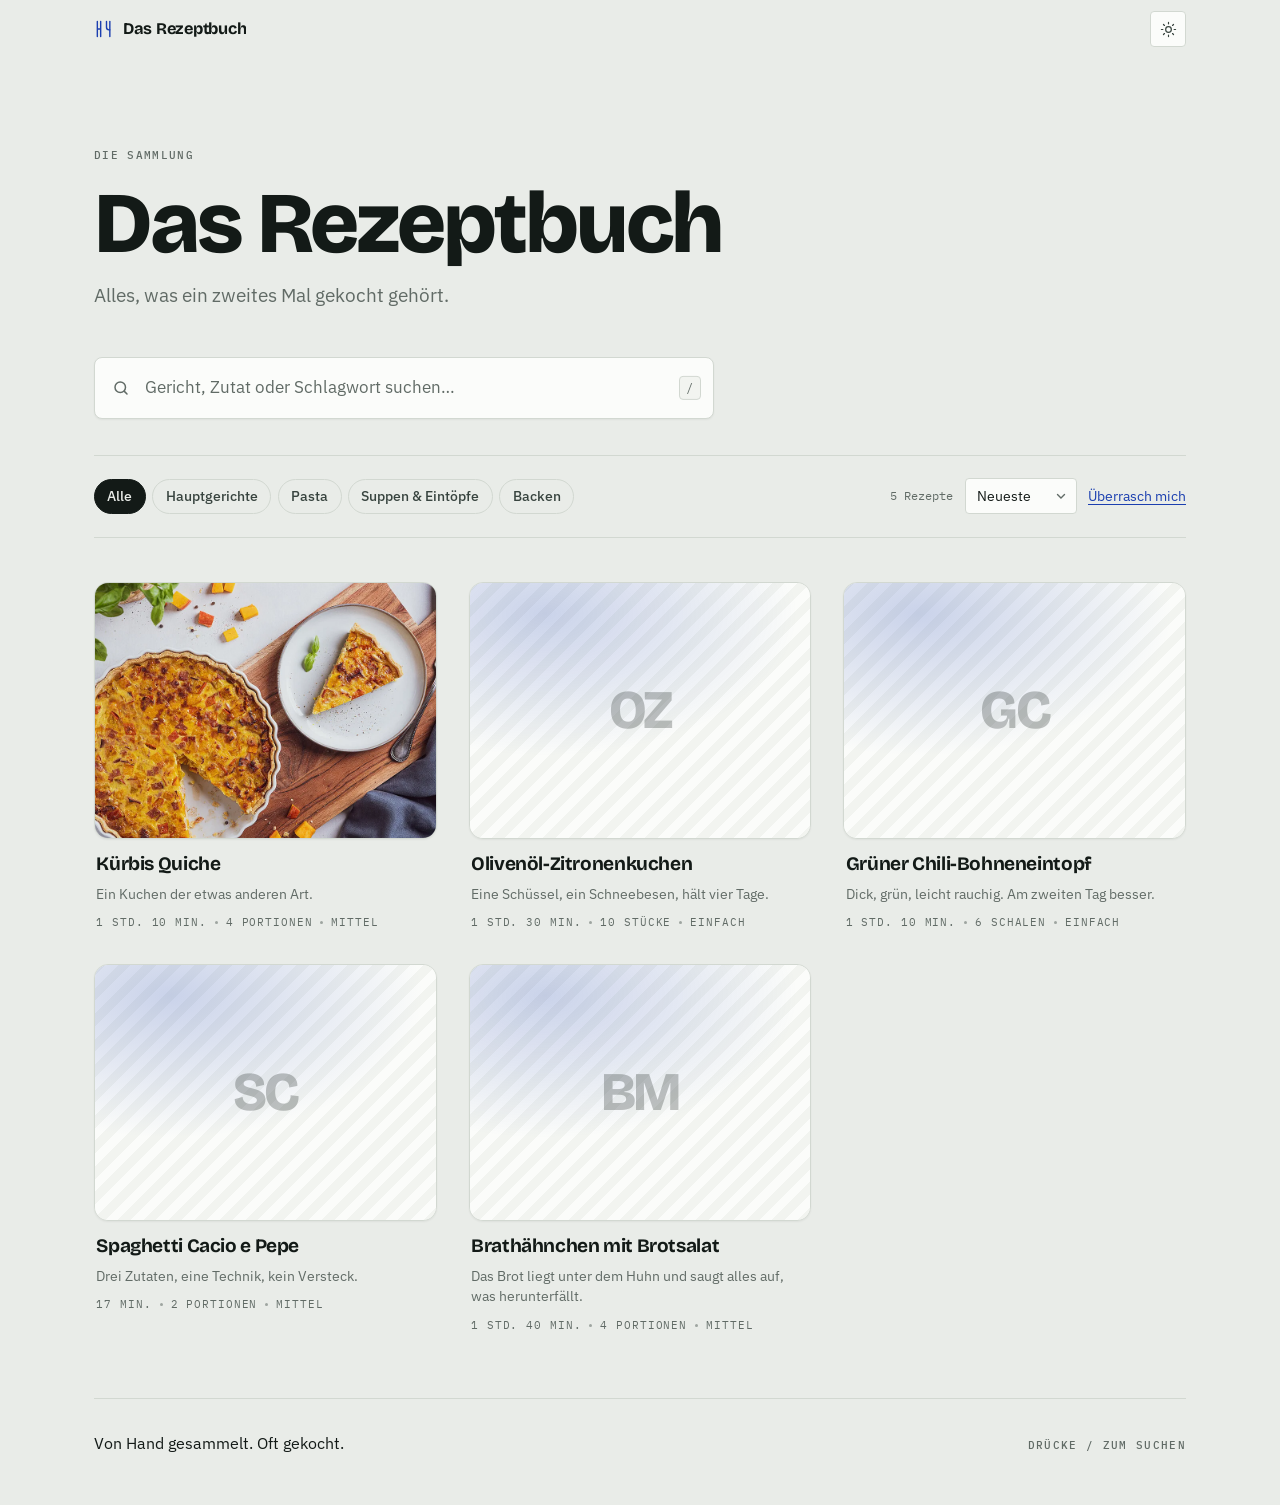
<file: index.html>
<!DOCTYPE html>
<html lang="de">
<head>
<meta charset="utf-8">
<meta name="viewport" content="width=device-width, initial-scale=1, viewport-fit=cover">
<meta name="theme-color" content="#e9ece8">
<meta name="description" content="Eine persönliche Rezeptsammlung.">
<title>Rezepte</title>

<link rel="icon" href="data:image/svg+xml,%3Csvg xmlns='http://www.w3.org/2000/svg' viewBox='0 0 24 24'%3E%3Crect width='24' height='24' rx='5' fill='%231b3fb0'/%3E%3Cg fill='none' stroke='white' stroke-width='1.8' stroke-linecap='round'%3E%3Cpath d='M7 5v14M7 12h3M10 5v14'/%3E%3Cpath d='M15.5 5v6a2.5 2.5 0 0 0 2.5 2.5'/%3E%3Cpath d='M18 5v14'/%3E%3C/g%3E%3C/svg%3E">
<link rel="preconnect" href="https://fonts.googleapis.com">
<link rel="preconnect" href="https://fonts.gstatic.com" crossorigin>
<link href="https://fonts.googleapis.com/css2?family=Bricolage+Grotesque:opsz,wght@12..96,400;12..96,700;12..96,800&family=IBM+Plex+Mono:wght@400;500&family=IBM+Plex+Sans:wght@400;500;600&display=swap" rel="stylesheet">
<link rel="stylesheet" href="assets/style.css">

<script src="config.js"></script>
<script src="recipes/list.js"></script>
<script src="assets/app.js"></script>
<script src="assets/overview.js"></script>
</head>

<body>

<header class="topbar">
  <div class="topbar__inner">
    <a class="brand" href="index.html">
      <svg class="brand__mark" viewBox="0 0 24 24" fill="none" stroke="currentColor" stroke-width="1.7" stroke-linecap="round" aria-hidden="true">
        <path d="M4 3v18M4 12h4M8 3v18"/><path d="M15 3v7a3 3 0 0 0 3 3h1"/><path d="M19 3v18"/>
      </svg>
      <span class="brand__text" data-site-title>Rezepte</span>
    </a>
    <div class="topbar__spacer"></div>
    <button type="button" class="iconbtn theme-toggle" aria-label="Hell / dunkel umschalten">
      <svg class="icon-sun" viewBox="0 0 24 24" fill="none" stroke="currentColor" stroke-width="1.7" stroke-linecap="round" aria-hidden="true">
        <circle cx="12" cy="12" r="4"/><path d="M12 2v2M12 20v2M4.9 4.9l1.4 1.4M17.7 17.7l1.4 1.4M2 12h2M20 12h2M4.9 19.1l1.4-1.4M17.7 6.3l1.4-1.4"/>
      </svg>
      <svg class="icon-moon" viewBox="0 0 24 24" fill="none" stroke="currentColor" stroke-width="1.7" stroke-linecap="round" aria-hidden="true">
        <path d="M20 14.5A8.5 8.5 0 0 1 9.5 4a8.5 8.5 0 1 0 10.5 10.5z"/>
      </svg>
    </button>
  </div>
</header>

<main>
  <div class="wrap">

    <div class="masthead">
      <span class="masthead__eyebrow tag-label">Die Sammlung</span>
      <h1 class="masthead__title" data-site-title>Rezepte</h1>
      <p class="masthead__tagline" data-site-tagline></p>

      <div class="search">
        <svg class="search__icon" viewBox="0 0 24 24" fill="none" stroke="currentColor" stroke-width="2" stroke-linecap="round" aria-hidden="true">
          <circle cx="11" cy="11" r="7"/><path d="M20 20l-3.5-3.5"/>
        </svg>
        <label class="sr-only" for="search">Rezepte durchsuchen</label>
        <input id="search" class="search__field" type="search" placeholder="Gericht, Zutat oder Schlagwort suchen…" autocomplete="off" spellcheck="false">
        <kbd class="search__key">/</kbd>
      </div>
    </div>

    <div class="toolbar">
      <div class="chips" id="chips" role="group" aria-label="Nach Kategorie filtern"></div>
      <div class="toolbar__right">
        <span class="count" id="count" role="status" aria-live="polite"></span>
        <label class="sr-only" for="sort">Rezepte sortieren</label>
        <select class="select" id="sort">
          <option value="newest">Neueste</option>
          <option value="az">A–Z</option>
          <option value="quickest">Schnellste</option>
          <option value="favorites">Favoriten</option>
        </select>
        <button type="button" class="linkbtn" data-random>Überrasch mich</button>
      </div>
    </div>

    <div class="grid" id="grid"></div>

    <footer class="footer">
      <p data-site-footer></p>
      <p class="tag-label">Drücke / zum Suchen</p>
    </footer>

  </div>
</main>

</body>
</html>
</file>
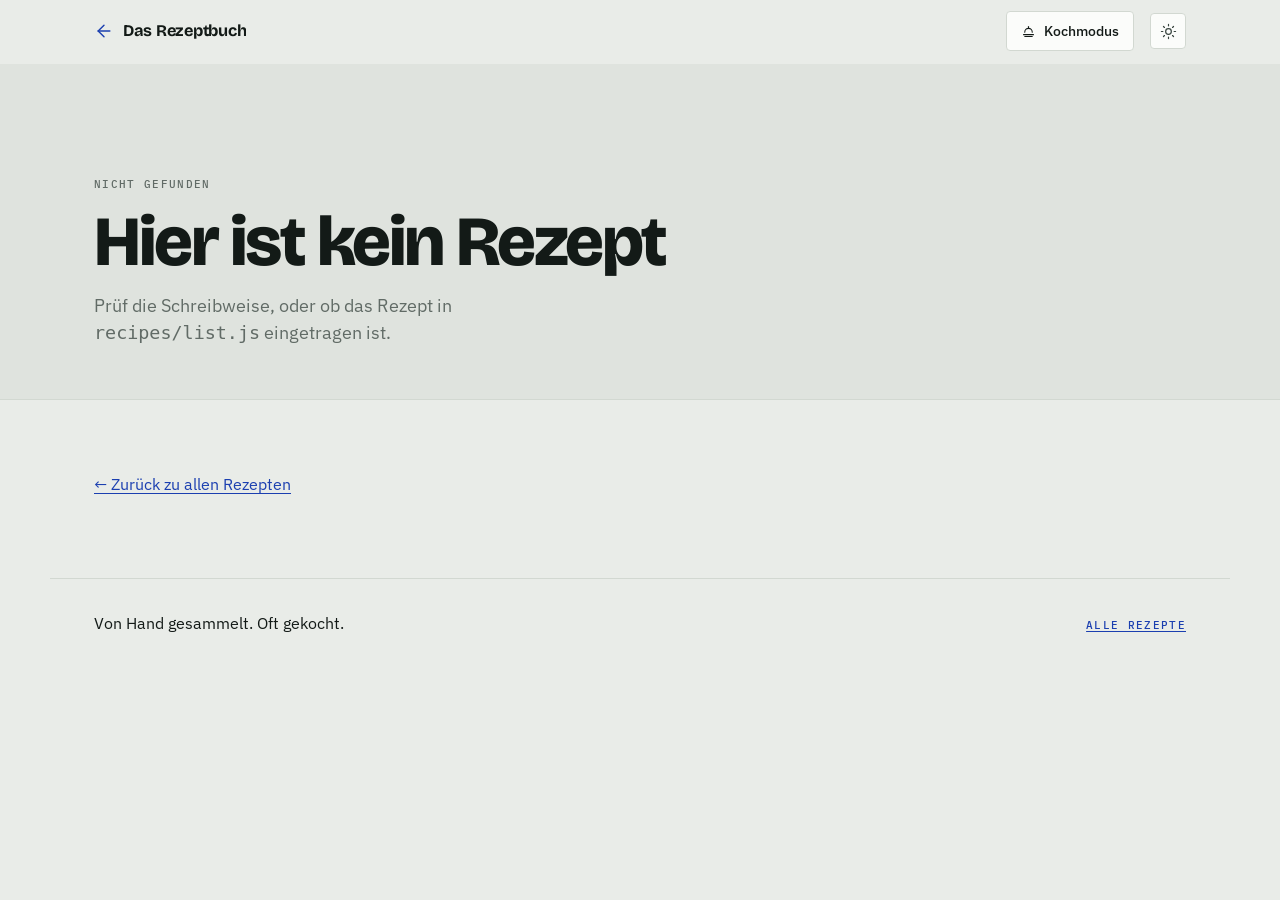
<file: recipe.html>
<!DOCTYPE html>
<html lang="de">
<head>
<meta charset="utf-8">
<meta name="viewport" content="width=device-width, initial-scale=1, viewport-fit=cover">
<meta name="theme-color" content="#e9ece8">
<title>Rezept</title>

<link rel="icon" href="data:image/svg+xml,%3Csvg xmlns='http://www.w3.org/2000/svg' viewBox='0 0 24 24'%3E%3Crect width='24' height='24' rx='5' fill='%231b3fb0'/%3E%3Cg fill='none' stroke='white' stroke-width='1.8' stroke-linecap='round'%3E%3Cpath d='M7 5v14M7 12h3M10 5v14'/%3E%3Cpath d='M15.5 5v6a2.5 2.5 0 0 0 2.5 2.5'/%3E%3Cpath d='M18 5v14'/%3E%3C/g%3E%3C/svg%3E">
<link rel="preconnect" href="https://fonts.googleapis.com">
<link rel="preconnect" href="https://fonts.gstatic.com" crossorigin>
<link href="https://fonts.googleapis.com/css2?family=Bricolage+Grotesque:opsz,wght@12..96,400;12..96,700;12..96,800&family=IBM+Plex+Mono:wght@400;500&family=IBM+Plex+Sans:wght@400;500;600&display=swap" rel="stylesheet">
<link rel="stylesheet" href="assets/style.css">

<script src="config.js"></script>
<script src="recipes/list.js"></script>
<script src="assets/app.js"></script>
<script src="assets/recipe.js"></script>
</head>

<body>

<header class="topbar">
  <div class="topbar__inner">
    <a class="brand" href="index.html">
      <svg class="brand__mark" viewBox="0 0 24 24" fill="none" stroke="currentColor" stroke-width="1.7" stroke-linecap="round" aria-hidden="true">
        <path d="M12 19l-7-7 7-7"/><path d="M19 12H5"/>
      </svg>
      <span class="brand__text" data-site-title>Rezepte</span>
    </a>
    <div class="topbar__spacer"></div>

    <button type="button" class="cookbtn" id="cookBtn" aria-pressed="false">
      <svg viewBox="0 0 24 24" fill="none" stroke="currentColor" stroke-width="1.7" stroke-linecap="round" aria-hidden="true">
        <path d="M6 13a6 6 0 1 1 12 0"/><path d="M4 17h16"/><path d="M6 20h12"/><path d="M12 4v3"/>
      </svg>
      <span>Kochmodus</span>
    </button>

    <button type="button" class="iconbtn theme-toggle" aria-label="Hell / dunkel umschalten">
      <svg class="icon-sun" viewBox="0 0 24 24" fill="none" stroke="currentColor" stroke-width="1.7" stroke-linecap="round" aria-hidden="true">
        <circle cx="12" cy="12" r="4"/><path d="M12 2v2M12 20v2M4.9 4.9l1.4 1.4M17.7 17.7l1.4 1.4M2 12h2M20 12h2M4.9 19.1l1.4-1.4M17.7 6.3l1.4-1.4"/>
      </svg>
      <svg class="icon-moon" viewBox="0 0 24 24" fill="none" stroke="currentColor" stroke-width="1.7" stroke-linecap="round" aria-hidden="true">
        <path d="M20 14.5A8.5 8.5 0 0 1 9.5 4a8.5 8.5 0 1 0 10.5 10.5z"/>
      </svg>
    </button>
  </div>
</header>

<main>
  <section class="rhero" id="hero"></section>
  <section class="rail" id="rail"></section>

  <div class="rbody">
    <aside class="rcol rcol--side">
      <section class="block" id="ingredients"></section>
      <section class="block" id="nutrition"></section>
    </aside>

    <div class="rcol rcol--main">
      <p class="intro" id="intro"></p>
      <section class="block" id="steps"></section>
      <section class="block" id="notes"></section>
      <p class="source" id="source"></p>
    </div>
  </div>

  <nav class="pager" id="pager" aria-label="Weitere Rezepte"></nav>
</main>

<footer class="footer wrap">
  <p data-site-footer></p>
  <p class="tag-label"><a href="index.html">Alle Rezepte</a></p>
</footer>

</body>
</html>
</file>
<file: assets/style.css>
/* ==========================================================================
   THE RECIPE BOOK — stylesheet
   Cool enamel surfaces + ink accent, so the food photography is the only
   warm thing on the page. Quantities are set in mono, like a scale readout.
   ========================================================================== */

/* --- 1. Tokens ----------------------------------------------------------- */

:root {
  color-scheme: light;

  --bg:        #e9ece8;
  --bg-deep:   #dfe3de;
  --surface:   #fbfcfa;
  --surface-2: #f2f4f0;
  --ink:       #131a17;
  --ink-soft:  #38443f;
  --muted:     #616b66;
  --line:      #d2d8d1;
  --line-soft: #e1e6df;
  --accent:    #1b3fb0;
  --accent-ink:#ffffff;
  --accent-wash: color-mix(in srgb, var(--accent) 8%, transparent);

  --shadow-s: 0 1px 2px rgba(19, 26, 23, .05);
  --shadow-m: 0 2px 4px rgba(19, 26, 23, .05), 0 10px 24px -12px rgba(19, 26, 23, .18);
  --shadow-l: 0 4px 8px rgba(19, 26, 23, .06), 0 24px 48px -20px rgba(19, 26, 23, .28);

  --font-display: "Bricolage Grotesque", "Trebuchet MS", system-ui, sans-serif;
  --font-body: "IBM Plex Sans", system-ui, -apple-system, "Segoe UI", sans-serif;
  --font-mono: "IBM Plex Mono", ui-monospace, "SF Mono", Menlo, monospace;

  --r-sm: 4px;
  --r-md: 8px;
  --r-lg: 14px;

  --page: 1180px;
  --read: 40rem;
  --gutter: clamp(1.15rem, 4vw, 2.75rem);

  --ease: cubic-bezier(.22, 1, .36, 1);
  --ease-io: cubic-bezier(.65, 0, .35, 1);
}

[data-theme="dark"] {
  color-scheme: dark;

  --bg:        #0e1211;
  --bg-deep:   #090c0b;
  --surface:   #171d1b;
  --surface-2: #1e2523;
  --ink:       #eaefeb;
  --ink-soft:  #c6cfc9;
  --muted:     #97a29c;
  --line:      #283130;
  --line-soft: #202826;
  --accent:    #8fa8ff;
  --accent-ink:#0b1020;
  --accent-wash: color-mix(in srgb, var(--accent) 14%, transparent);

  --shadow-s: 0 1px 2px rgba(0, 0, 0, .4);
  --shadow-m: 0 2px 4px rgba(0, 0, 0, .35), 0 10px 24px -12px rgba(0, 0, 0, .7);
  --shadow-l: 0 4px 8px rgba(0, 0, 0, .4), 0 24px 48px -20px rgba(0, 0, 0, .8);
}

/* --- 2. Reset & base ----------------------------------------------------- */

*, *::before, *::after { box-sizing: border-box; }

html {
  -webkit-text-size-adjust: 100%;
  scroll-behavior: smooth;
}

body {
  margin: 0;
  min-height: 100vh;
  background: var(--bg);
  color: var(--ink);
  font-family: var(--font-body);
  font-size: 1rem;
  line-height: 1.6;
  font-feature-settings: "kern", "liga";
  -webkit-font-smoothing: antialiased;
  overflow-wrap: break-word;
}

img { max-width: 100%; display: block; }
button, input, select { font: inherit; color: inherit; }
button { cursor: pointer; }

a { color: var(--accent); text-decoration-thickness: 1px; text-underline-offset: .18em; }

:focus-visible {
  outline: 2px solid var(--accent);
  outline-offset: 3px;
  border-radius: 2px;
}

::selection { background: var(--accent); color: var(--accent-ink); }

.wrap {
  max-width: var(--page);
  margin-inline: auto;
  padding-inline: var(--gutter);
}

.sr-only {
  position: absolute; width: 1px; height: 1px;
  padding: 0; margin: -1px; overflow: hidden;
  clip: rect(0 0 0 0); white-space: nowrap; border: 0;
}

/* Small mono label used for eyebrows, meta and units throughout */
.tag-label {
  font-family: var(--font-mono);
  font-size: .69rem;
  letter-spacing: .12em;
  text-transform: uppercase;
  color: var(--muted);
  font-weight: 500;
}

/* --- 3. Top bar ---------------------------------------------------------- */

.topbar {
  position: sticky;
  top: 0;
  z-index: 50;
  background: color-mix(in srgb, var(--bg) 82%, transparent);
  backdrop-filter: saturate(150%) blur(14px);
  -webkit-backdrop-filter: saturate(150%) blur(14px);
  border-bottom: 1px solid transparent;
  transition: border-color .3s, background .3s;
}
.topbar.is-stuck { border-bottom-color: var(--line); }

.topbar__inner {
  max-width: var(--page);
  margin-inline: auto;
  padding: .7rem var(--gutter);
  display: flex;
  align-items: center;
  gap: 1rem;
}

.brand {
  display: inline-flex;
  align-items: center;
  gap: .55rem;
  font-family: var(--font-display);
  font-weight: 700;
  font-size: 1.02rem;
  letter-spacing: -.015em;
  color: var(--ink);
  text-decoration: none;
  min-width: 0;
}
.brand__mark {
  flex: none;
  width: 20px; height: 20px;
  color: var(--accent);
}
.brand__text { overflow: hidden; text-overflow: ellipsis; white-space: nowrap; }

.topbar__spacer { flex: 1 1 auto; }

.iconbtn {
  flex: none;
  display: inline-grid;
  place-items: center;
  width: 36px; height: 36px;
  border: 1px solid var(--line);
  border-radius: var(--r-sm);
  background: var(--surface);
  color: var(--ink-soft);
  transition: border-color .2s, color .2s, transform .2s var(--ease);
}
.iconbtn:hover { border-color: var(--accent); color: var(--accent); }
.iconbtn:active { transform: scale(.94); }
.iconbtn svg { width: 17px; height: 17px; }

.theme-toggle .icon-moon { display: none; }
[data-theme="dark"] .theme-toggle .icon-sun { display: none; }
[data-theme="dark"] .theme-toggle .icon-moon { display: block; }

/* --- 4. Overview: masthead + search ------------------------------------- */

.masthead {
  padding: clamp(2.75rem, 8vw, 5.5rem) 0 clamp(1.5rem, 3vw, 2.25rem);
  position: relative;
}

.masthead__eyebrow {
  display: block;
  margin-bottom: 1.1rem;
}

.masthead__title {
  margin: 0;
  font-family: var(--font-display);
  font-weight: 800;
  font-size: clamp(2.7rem, 9vw, 5.4rem);
  line-height: .95;
  letter-spacing: -.035em;
  font-variation-settings: "wdth" 100, "opsz" 40;
}

.masthead__tagline {
  margin: 1rem 0 0;
  max-width: 34ch;
  font-size: clamp(1.02rem, 2.2vw, 1.2rem);
  color: var(--muted);
  line-height: 1.45;
}

/* Search — the hero of this page, because finding is the page's whole job */
.search {
  position: relative;
  margin-top: clamp(2rem, 5vw, 3rem);
  max-width: 620px;
}

.search__field {
  width: 100%;
  padding: 1.05rem 3.4rem 1.05rem 3.1rem;
  font-size: 1.05rem;
  background: var(--surface);
  border: 1px solid var(--line);
  border-radius: var(--r-md);
  box-shadow: var(--shadow-s);
  transition: border-color .2s, box-shadow .25s var(--ease);
}
.search__field::placeholder { color: var(--muted); }
.search__field:focus {
  outline: none;
  border-color: var(--accent);
  box-shadow: var(--shadow-m), 0 0 0 4px var(--accent-wash);
}

.search__icon {
  position: absolute;
  left: 1.1rem; top: 50%;
  transform: translateY(-50%);
  width: 18px; height: 18px;
  color: var(--muted);
  pointer-events: none;
}

.search__key {
  position: absolute;
  right: .8rem; top: 50%;
  transform: translateY(-50%);
  font-family: var(--font-mono);
  font-size: .72rem;
  color: var(--muted);
  border: 1px solid var(--line);
  border-radius: var(--r-sm);
  padding: .12rem .42rem;
  background: var(--surface-2);
  transition: opacity .2s;
}
.search__field:focus ~ .search__key,
.search:has(.search__field:not(:placeholder-shown)) .search__key { opacity: 0; }

/* --- 5. Toolbar: filters + sort ----------------------------------------- */

.toolbar {
  display: flex;
  flex-wrap: wrap;
  align-items: center;
  gap: .9rem 1.25rem;
  padding: 1.4rem 0;
  border-top: 1px solid var(--line);
  border-bottom: 1px solid var(--line);
}

.chips {
  display: flex;
  flex-wrap: wrap;
  gap: .4rem;
  flex: 1 1 340px;
  min-width: 0;
}

.chip {
  padding: .34rem .78rem;
  font-size: .845rem;
  font-weight: 500;
  border: 1px solid var(--line);
  border-radius: 100px;
  background: transparent;
  color: var(--ink-soft);
  white-space: nowrap;
  transition: background .2s, border-color .2s, color .2s, transform .15s var(--ease);
}
.chip:hover { border-color: var(--accent); color: var(--accent); }
.chip:active { transform: scale(.96); }
.chip[aria-pressed="true"] {
  background: var(--ink);
  border-color: var(--ink);
  color: var(--bg);
}
[data-theme="dark"] .chip[aria-pressed="true"] { color: var(--bg-deep); }

.toolbar__right {
  display: flex;
  align-items: center;
  gap: .7rem;
  margin-left: auto;
}

.count {
  font-family: var(--font-mono);
  font-size: .78rem;
  color: var(--muted);
  font-variant-numeric: tabular-nums;
  white-space: nowrap;
}

.select {
  appearance: none;
  padding: .38rem 2rem .38rem .7rem;
  font-size: .845rem;
  border: 1px solid var(--line);
  border-radius: var(--r-sm);
  background: var(--surface) url("data:image/svg+xml;utf8,<svg xmlns='http://www.w3.org/2000/svg' viewBox='0 0 12 12'><path d='M2.5 4.5L6 8l3.5-3.5' fill='none' stroke='%23616b66' stroke-width='1.4' stroke-linecap='round'/></svg>") no-repeat right .55rem center / 12px;
  transition: border-color .2s;
}
.select:hover { border-color: var(--accent); }
[data-theme="dark"] .select {
  background-image: url("data:image/svg+xml;utf8,<svg xmlns='http://www.w3.org/2000/svg' viewBox='0 0 12 12'><path d='M2.5 4.5L6 8l3.5-3.5' fill='none' stroke='%2397a29c' stroke-width='1.4' stroke-linecap='round'/></svg>");
}

.linkbtn {
  background: none;
  border: 0;
  padding: .38rem 0;
  font-size: .845rem;
  color: var(--accent);
  text-decoration: underline;
  text-decoration-thickness: 1px;
  text-underline-offset: .2em;
  white-space: nowrap;
}

/* --- 6. Recipe grid ------------------------------------------------------ */

.grid {
  display: grid;
  grid-template-columns: repeat(auto-fill, minmax(258px, 1fr));
  gap: clamp(1.15rem, 2.6vw, 2rem);
  padding: clamp(1.8rem, 4vw, 2.75rem) 0 4rem;
  align-items: start;
}

.card {
  position: relative;
  border-radius: var(--r-lg);
  isolation: isolate;
}
.card__link {
  display: flex;
  flex-direction: column;
  text-decoration: none;
  color: inherit;
  border-radius: var(--r-lg);
}

/* staggered entrance */
.card.is-entering {
  opacity: 0;
  transform: translateY(14px);
  animation: cardIn .55s var(--ease) forwards;
  animation-delay: calc(var(--i, 0) * 45ms);
}
@keyframes cardIn { to { opacity: 1; transform: none; } }

.card__frame {
  position: relative;
  aspect-ratio: 4 / 3;
  overflow: hidden;
  border-radius: var(--r-lg);
  background: var(--surface-2);
  border: 1px solid var(--line);
  box-shadow: var(--shadow-s);
  transition: box-shadow .38s var(--ease), border-color .3s, transform .38s var(--ease);
}
.card:hover .card__frame,
.card:has(.card__link:focus-visible) .card__frame {
  transform: translateY(-4px);
  box-shadow: var(--shadow-l);
  border-color: color-mix(in srgb, var(--accent) 45%, var(--line));
}

.card__img {
  width: 100%; height: 100%;
  object-fit: cover;
  transform: scale(1.001);
  transition: transform .7s var(--ease), filter .5s;
}
.card:hover .card__img { transform: scale(1.055); }

/* Placeholder drawn when a recipe has no photo yet */
.ph {
  position: absolute; inset: 0;
  display: grid;
  place-items: center;
  background:
    radial-gradient(120% 90% at 22% 12%, color-mix(in srgb, var(--accent) 22%, transparent), transparent 62%),
    repeating-linear-gradient(-45deg, var(--surface-2) 0 9px, var(--surface) 9px 18px);
}
.ph__glyph {
  font-family: var(--font-display);
  font-weight: 800;
  font-size: clamp(2.4rem, 7vw, 3.4rem);
  letter-spacing: -.05em;
  color: color-mix(in srgb, var(--ink) 26%, transparent);
  line-height: 1;
  user-select: none;
}

.card__badge {
  position: absolute;
  left: .7rem; bottom: .7rem;
  padding: .22rem .5rem;
  border-radius: var(--r-sm);
  background: color-mix(in srgb, var(--surface) 88%, transparent);
  backdrop-filter: blur(8px);
  -webkit-backdrop-filter: blur(8px);
  border: 1px solid var(--line);
  font-family: var(--font-mono);
  font-size: .66rem;
  letter-spacing: .1em;
  text-transform: uppercase;
  color: var(--ink-soft);
  opacity: 0;
  transform: translateY(6px);
  transition: opacity .3s var(--ease), transform .3s var(--ease);
}
.card:hover .card__badge,
.card:has(.card__link:focus-visible) .card__badge { opacity: 1; transform: none; }

.card__body { padding: .85rem .15rem 0; }

.card__title {
  margin: 0;
  font-family: var(--font-display);
  font-weight: 700;
  font-size: 1.19rem;
  line-height: 1.2;
  letter-spacing: -.02em;
  background-image: linear-gradient(var(--accent), var(--accent));
  background-size: 0% 1.5px;
  background-position: 0 100%;
  background-repeat: no-repeat;
  transition: background-size .4s var(--ease), color .25s;
  display: inline;
}
.card:hover .card__title { background-size: 100% 1.5px; color: var(--accent); }

.card__sub {
  margin: .38rem 0 0;
  font-size: .885rem;
  color: var(--muted);
  line-height: 1.45;
  display: -webkit-box;
  -webkit-line-clamp: 2;
  -webkit-box-orient: vertical;
  overflow: hidden;
}

.card__meta {
  margin-top: .6rem;
  display: flex;
  align-items: center;
  gap: .5rem;
  font-family: var(--font-mono);
  font-size: .69rem;
  letter-spacing: .08em;
  text-transform: uppercase;
  color: var(--muted);
  font-variant-numeric: tabular-nums;
}
.card__meta span { white-space: nowrap; }
.card__dot { width: 3px; height: 3px; border-radius: 50%; background: currentColor; opacity: .55; flex: none; }

/* --- 6b. Favourite star -------------------------------------------------- */

.fav {
  display: inline-grid;
  place-items: center;
  padding: 0;
  border: 0;
  background: none;
  color: var(--muted);
  line-height: 0;
  transition: color .2s, transform .18s var(--ease);
  -webkit-tap-highlight-color: transparent;
}
.fav svg {
  width: 100%; height: 100%;
  fill: none;
  stroke: currentColor;
  stroke-width: 1.6;
  stroke-linejoin: round;
  transition: fill .25s var(--ease);
}
.fav:hover { color: var(--accent); }
.fav.is-on { color: var(--accent); }
.fav.is-on svg { fill: currentColor; }
.fav.is-popping { animation: favPop .4s var(--ease); }
@keyframes favPop {
  40% { transform: scale(1.28) rotate(-8deg); }
  100% { transform: none; }
}

/* On a card: floats over the top-right of the image */
.fav--card {
  position: absolute;
  top: .55rem; right: .55rem;
  z-index: 3;
  width: 32px; height: 32px;
  padding: 6px;
  border-radius: var(--r-sm);
  background: color-mix(in srgb, var(--surface) 86%, transparent);
  backdrop-filter: blur(8px);
  -webkit-backdrop-filter: blur(8px);
  border: 1px solid var(--line);
  color: var(--ink-soft);
  opacity: 0;
  transform: translateY(-5px);
  transition: opacity .25s var(--ease), transform .25s var(--ease), color .2s;
}
.card:hover .fav--card,
.fav--card:focus-visible,
.fav--card.is-on { opacity: 1; transform: none; }

/* Touch devices have no hover, so the star is always there */
@media (hover: none) {
  .fav--card { opacity: 1; transform: none; }
}

/* Beside the recipe title */
.rhero__row {
  display: flex;
  align-items: flex-start;
  gap: 1rem;
}
.rhero__row .rhero__title { flex: 1 1 auto; }
.fav--hero {
  flex: none;
  width: 40px; height: 40px;
  margin-top: .35rem;
}
.rhero--photo .fav--hero { color: rgba(244, 247, 244, .8); }
.rhero--photo .fav--hero.is-on { color: #fff; }

/* --- 7. Empty state ------------------------------------------------------ */

.empty {
  grid-column: 1 / -1;
  padding: clamp(3rem, 10vw, 6rem) 1rem;
  text-align: center;
}
.empty__title {
  margin: 0 0 .5rem;
  font-family: var(--font-display);
  font-size: 1.55rem;
  font-weight: 700;
  letter-spacing: -.02em;
}
.empty__text { margin: 0; color: var(--muted); }

/* --- 8. Footer ----------------------------------------------------------- */

.footer {
  border-top: 1px solid var(--line);
  padding-block: 2rem 3rem;
  display: flex;
  flex-wrap: wrap;
  gap: .6rem 1.25rem;
  align-items: baseline;
  justify-content: space-between;
}
.footer p { margin: 0; }

/* --- 9. Recipe page: hero ------------------------------------------------ */

.rhero {
  position: relative;
  overflow: hidden;
  background: var(--bg-deep);
  border-bottom: 1px solid var(--line);
}
.rhero__media {
  position: absolute;
  inset: -12% 0 -12%;
  z-index: 0;
  will-change: transform;
}

/* One slide per image, stacked. Only the active one is opaque, so the
   carousel crossfades instead of jumping. */
.rhero__slide {
  position: absolute;
  inset: 0;
  opacity: 0;
  transition: opacity .8s var(--ease);
}
.rhero__slide.is-on { opacity: 1; }
.rhero__slide img,
.rhero__slide .ph {
  width: 100%; height: 100%;
  object-fit: cover;
}
.rhero__scrim {
  position: absolute; inset: 0; z-index: 1;
  background:
    linear-gradient(180deg, rgba(6,10,9,.28) 0%, rgba(6,10,9,.55) 55%, rgba(6,10,9,.86) 100%);
}
.rhero--photo .rhero__inner { color: #f4f7f4; }
.rhero--photo .rhero__eyebrow,
.rhero--photo .rhero__sub { color: rgba(244,247,244,.78); }

.rhero__inner {
  position: relative;
  z-index: 2;
  max-width: var(--page);
  margin-inline: auto;
  padding: clamp(3rem, 11vw, 7rem) var(--gutter) clamp(2rem, 5vw, 3.25rem);
}
.rhero--flat { min-height: 0; }
.rhero--photo .rhero__inner { min-height: min(64vh, 560px); display: flex; flex-direction: column; justify-content: flex-end; }

.rhero__eyebrow { display: block; margin-bottom: .9rem; }

.rhero__title {
  margin: 0;
  max-width: 18ch;
  font-family: var(--font-display);
  font-weight: 800;
  font-size: clamp(2.3rem, 7.2vw, 4.4rem);
  line-height: .98;
  letter-spacing: -.035em;
}

.rhero__sub {
  margin: .95rem 0 0;
  max-width: 46ch;
  font-size: clamp(1rem, 2vw, 1.15rem);
  color: var(--muted);
  line-height: 1.5;
}

/* Hero carousel — arrows, dots and the expand button sit above the scrim. */
.rhero__controls { position: absolute; inset: 0; z-index: 3; pointer-events: none; }
.rhero__controls > * { pointer-events: auto; }

.rhero__nav,
.rhero__zoom {
  position: absolute;
  display: grid;
  place-items: center;
  border: 1px solid rgba(244, 247, 244, .28);
  border-radius: 50%;
  background: rgba(10, 14, 13, .34);
  color: #f4f7f4;
  -webkit-backdrop-filter: blur(6px);
  backdrop-filter: blur(6px);
  cursor: pointer;
  transition: background .2s, border-color .2s, transform .2s var(--ease);
}
.rhero__nav:hover,
.rhero__zoom:hover { background: rgba(10, 14, 13, .62); border-color: rgba(244, 247, 244, .6); }
.rhero__nav:active,
.rhero__zoom:active { transform: scale(.94); }

.rhero__nav {
  top: 50%;
  width: 2.5rem; height: 2.5rem;
  margin-top: -1.25rem;
  font-size: 1.6rem;
  line-height: 1;
  padding-bottom: .18em;                 /* optically centre the chevron */
}
.rhero__nav--prev { left: clamp(.6rem, 2vw, 1.4rem); }
.rhero__nav--next { right: clamp(.6rem, 2vw, 1.4rem); }

.rhero__zoom {
  top: clamp(.6rem, 2vw, 1.4rem);
  right: clamp(.6rem, 2vw, 1.4rem);
  width: 2.2rem; height: 2.2rem;
}
.rhero__zoom svg { width: 15px; height: 15px; }

.rhero__dots {
  position: absolute;
  right: clamp(.9rem, 3vw, 2rem);
  bottom: clamp(1.1rem, 3vw, 1.9rem);
  display: flex;
  gap: .45rem;
}
.rhero__dot {
  width: 7px; height: 7px;
  padding: 0;
  border: 0;
  border-radius: 50%;
  background: rgba(244, 247, 244, .42);
  cursor: pointer;
  transition: background .25s, width .35s var(--ease);
}
.rhero__dot:hover { background: rgba(244, 247, 244, .75); }
.rhero__dot.is-on { width: 20px; border-radius: 100px; background: #f4f7f4; }

/* On a narrow screen the dots are enough — swiping does the rest. */
@media (max-width: 560px) {
  .rhero__nav { display: none; }
}

/* Meta rail — reads like a spec strip */
.rail {
  border-bottom: 1px solid var(--line);
  background: var(--surface);
}
.rail__inner {
  max-width: var(--page);
  margin-inline: auto;
  padding-inline: var(--gutter);
  display: grid;
  grid-template-columns: repeat(auto-fit, minmax(112px, 1fr));
}
.rail__cell {
  padding: 1.05rem .3rem 1.1rem;
  border-left: 1px solid var(--line-soft);
}
.rail__cell:first-child { border-left: 0; }
.rail__k {
  display: block;
  font-family: var(--font-mono);
  font-size: .64rem;
  letter-spacing: .13em;
  text-transform: uppercase;
  color: var(--muted);
  margin-bottom: .3rem;
}
.rail__v {
  font-family: var(--font-mono);
  font-size: 1.02rem;
  font-weight: 500;
  font-variant-numeric: tabular-nums;
  letter-spacing: -.01em;
}

/* --- 10. Recipe body layout --------------------------------------------- */

.rbody {
  max-width: var(--page);
  margin-inline: auto;
  padding: clamp(2rem, 5vw, 3.5rem) var(--gutter) 4rem;
  display: grid;
  gap: clamp(2rem, 4vw, 3.5rem);
  grid-template-columns: minmax(0, 1fr);
}

@media (min-width: 900px) {
  .rbody {
    grid-template-columns: minmax(0, 300px) minmax(0, 1fr);
    align-items: start;
  }
  .rcol--side { position: sticky; top: 74px; }
}

.intro {
  margin: 0 0 2rem;
  font-size: 1.08rem;
  line-height: 1.65;
  color: var(--ink-soft);
  max-width: var(--read);
}
/* A float's height is font-size x line-height. The intro line box is 1.65em,
   so 1.9 x 0.85 = 1.615em keeps the cap inside the first row on every recipe,
   long intro or short. No conditional, no second-row overhang. */
.intro::first-letter {
  font-family: var(--font-display);
  font-weight: 700;
  font-size: 1.9em;
  line-height: .85;
  float: left;
  padding-right: .06em;
  color: var(--accent);
}

.h2 {
  margin: 0 0 1rem;
  font-family: var(--font-display);
  font-weight: 700;
  font-size: 1.45rem;
  letter-spacing: -.025em;
  display: flex;
  align-items: baseline;
  gap: .6rem;
}
.h2::after {
  content: "";
  flex: 1;
  height: 1px;
  background: var(--line);
}

.block + .block { margin-top: clamp(2.25rem, 5vw, 3.25rem); }

/* --- 11. Yield control (the signature) ---------------------------------- */

.yield {
  display: flex;
  align-items: center;
  gap: .9rem;
  padding: .7rem .8rem;
  margin-bottom: 1.15rem;
  border: 1px solid var(--line);
  border-radius: var(--r-md);
  background: var(--surface);
}
.yield__label {
  font-family: var(--font-mono);
  font-size: .64rem;
  letter-spacing: .13em;
  text-transform: uppercase;
  color: var(--muted);
  line-height: 1.2;
}
.yield__readout {
  margin-left: auto;
  display: flex;
  align-items: center;
  gap: .5rem;
}
.yield__num {
  font-family: var(--font-mono);
  font-size: 1.5rem;
  font-weight: 500;
  font-variant-numeric: tabular-nums;
  line-height: 1;
  min-width: 2.1ch;
  text-align: right;
  transition: color .2s;
}
.yield__num.is-ticking { color: var(--accent); }
.yield__unit {
  font-family: var(--font-mono);
  font-size: .7rem;
  letter-spacing: .08em;
  text-transform: uppercase;
  color: var(--muted);
}
.stepper {
  display: inline-grid;
  place-items: center;
  width: 30px; height: 30px;
  border: 1px solid var(--line);
  border-radius: var(--r-sm);
  background: var(--surface-2);
  font-family: var(--font-mono);
  font-size: 1.05rem;
  line-height: 1;
  color: var(--ink-soft);
  transition: border-color .2s, color .2s, background .2s, transform .15s var(--ease);
}
.stepper:hover:not(:disabled) { border-color: var(--accent); color: var(--accent); }
.stepper:active:not(:disabled) { transform: scale(.9); }
.stepper:disabled { opacity: .35; cursor: not-allowed; }

/* --- 12. Ingredients ----------------------------------------------------- */

.ing { list-style: none; margin: 0; padding: 0; }

.ing__heading {
  font-family: var(--font-mono);
  font-size: .64rem;
  letter-spacing: .13em;
  text-transform: uppercase;
  color: var(--accent);
  padding: 1.15rem 0 .4rem;
  border-bottom: 1px solid var(--line-soft);
  margin-bottom: .2rem;
}
.ing__heading:first-child { padding-top: 0; }

.ing__item {
  display: grid;
  grid-template-columns: 4.6rem minmax(0, 1fr);
  gap: .1rem .7rem;
  align-items: baseline;
  padding: .5rem .45rem;
  margin-inline: -.45rem;
  border-radius: var(--r-sm);
  cursor: pointer;
  transition: background .18s, opacity .25s;
  -webkit-tap-highlight-color: transparent;
}
.ing__item:hover { background: var(--surface-2); }
.ing__item.is-done { opacity: .38; }
.ing__item.is-done .ing__name { text-decoration: line-through; }

.ing__qty {
  font-family: var(--font-mono);
  font-size: .92rem;
  font-variant-numeric: tabular-nums;
  color: var(--ink);
  text-align: right;
  white-space: nowrap;
  transition: color .25s, transform .25s var(--ease);
}
.ing__qty:empty::before { content: "·"; color: var(--muted); opacity: .4; }
.ing__qty.is-ticking { color: var(--accent); transform: translateY(-1px); }

.ing__name { font-size: .965rem; line-height: 1.45; }
.ing__note { color: var(--muted); font-size: .875rem; }

/* --- 13. Steps ----------------------------------------------------------- */

.steps { list-style: none; margin: 0; padding: 0; counter-reset: step; max-width: var(--read); }

.step {
  position: relative;
  counter-increment: step;
  display: grid;
  grid-template-columns: 2.5rem minmax(0, 1fr);
  gap: 0 1rem;
  padding: 1.1rem .6rem;
  margin-inline: -.6rem;
  border-radius: var(--r-md);
  border-bottom: 1px solid var(--line-soft);
  cursor: pointer;
  transition: background .2s, opacity .3s;
  -webkit-tap-highlight-color: transparent;
}
.step:hover { background: var(--surface-2); }
.step:last-child { border-bottom: 0; }
.step.is-done { opacity: .42; }

.step__num {
  grid-row: 1 / span 2;
  font-family: var(--font-mono);
  font-size: .8rem;
  font-weight: 500;
  font-variant-numeric: tabular-nums;
  color: var(--muted);
  display: grid;
  place-items: center;
  width: 2.1rem; height: 2.1rem;
  border: 1px solid var(--line);
  border-radius: 50%;
  transition: background .3s var(--ease), color .3s, border-color .3s;
}
.step__num::before { content: counter(step, decimal-leading-zero); }
.step.is-done .step__num {
  background: var(--accent);
  border-color: var(--accent);
  color: var(--accent-ink);
}
.step.is-done .step__num::before { content: "✓"; font-size: .95rem; }

.step__title {
  margin: .2rem 0 .25rem;
  font-family: var(--font-display);
  font-size: 1.02rem;
  font-weight: 700;
  letter-spacing: -.015em;
}
.step__body { margin: .15rem 0 0; line-height: 1.62; color: var(--ink-soft); }
.step.is-done .step__body { text-decoration: line-through; text-decoration-color: color-mix(in srgb, currentColor 40%, transparent); }

.progress {
  display: flex;
  align-items: center;
  gap: .7rem;
  margin-bottom: 1.1rem;
}
.progress__track {
  flex: 1;
  height: 3px;
  background: var(--line);
  border-radius: 2px;
  overflow: hidden;
}
.progress__bar {
  height: 100%;
  width: 0%;
  background: var(--accent);
  border-radius: 2px;
  transition: width .45s var(--ease);
}
.progress__text {
  font-family: var(--font-mono);
  font-size: .68rem;
  letter-spacing: .1em;
  text-transform: uppercase;
  color: var(--muted);
  font-variant-numeric: tabular-nums;
  white-space: nowrap;
}

/* --- 14. Notes and source ------------------------------------------------ */

.notes { margin: 0; padding: 0 0 0 1.1rem; max-width: var(--read); }
.notes li { margin: .45rem 0; color: var(--ink-soft); line-height: 1.6; }
.notes li::marker { color: var(--accent); }

.source {
  margin-top: 2.5rem;
  padding-top: 1.1rem;
  border-top: 1px solid var(--line);
  font-size: .875rem;
  color: var(--muted);
}

/* --- 15. Nutrition ------------------------------------------------------- */

.nutri__scope { display: block; margin: -.4rem 0 .7rem; }

.nutri { margin: 0; }
.nutri__row {
  display: flex;
  align-items: baseline;
  gap: .6rem;
  padding: .42rem 0;
  border-bottom: 1px solid var(--line-soft);
}
.nutri__row:last-child { border-bottom: 0; }
.nutri dt { font-size: .9rem; color: var(--ink-soft); }
.nutri dd {
  margin: 0 0 0 auto;
  font-family: var(--font-mono);
  font-size: .9rem;
  font-variant-numeric: tabular-nums;
  white-space: nowrap;
  transition: color .25s, transform .25s var(--ease);
}
.nutri__val.is-ticking { color: var(--accent); transform: translateY(-1px); }

/* --- 16. Prev / next ----------------------------------------------------- */

.pager {
  border-top: 1px solid var(--line);
  max-width: var(--page);
  margin-inline: auto;
  padding: 1.5rem var(--gutter) 3.5rem;
  display: flex;
  gap: 1rem;
  justify-content: space-between;
}
.pager a {
  text-decoration: none;
  color: var(--ink);
  max-width: 46%;
  display: block;
}
.pager a:last-child { text-align: right; margin-left: auto; }
.pager__k { display: block; margin-bottom: .25rem; }
.pager__t {
  font-family: var(--font-display);
  font-weight: 700;
  font-size: 1.02rem;
  letter-spacing: -.015em;
  line-height: 1.25;
  transition: color .2s;
}
.pager a:hover .pager__t { color: var(--accent); }

/* --- 17. Lightbox -------------------------------------------------------- */

.lightbox {
  position: fixed;
  inset: 0;
  z-index: 200;
  display: grid;
  place-items: center;
  padding: clamp(1rem, 4vw, 3rem);
  background: rgba(6, 10, 9, .93);
  backdrop-filter: blur(6px);
  -webkit-backdrop-filter: blur(6px);
  opacity: 0;
  visibility: hidden;
  transition: opacity .3s var(--ease), visibility .3s;
}
.lightbox.is-open { opacity: 1; visibility: visible; }
.lightbox img {
  max-width: 100%;
  max-height: 88vh;
  object-fit: contain;
  border-radius: var(--r-md);
  transform: scale(.96);
  transition: transform .35s var(--ease);
}
.lightbox.is-open img { transform: none; }
.lightbox__close {
  position: absolute;
  top: 1rem; right: 1rem;
  width: 40px; height: 40px;
  display: grid; place-items: center;
  border: 1px solid rgba(255,255,255,.25);
  border-radius: var(--r-sm);
  background: rgba(255,255,255,.08);
  color: #fff;
}
.lightbox__nav {
  position: absolute;
  top: 50%; transform: translateY(-50%);
  width: 44px; height: 44px;
  display: grid; place-items: center;
  border: 1px solid rgba(255,255,255,.25);
  border-radius: var(--r-sm);
  background: rgba(255,255,255,.08);
  color: #fff;
  font-size: 1.2rem;
}
.lightbox__nav--prev { left: 1rem; }
.lightbox__nav--next { right: 1rem; }

/* --- 18. Cook mode ------------------------------------------------------- */

.cookbtn {
  display: inline-flex;
  align-items: center;
  gap: .45rem;
  padding: .5rem .9rem;
  border: 1px solid var(--line);
  border-radius: var(--r-sm);
  background: var(--surface);
  font-size: .87rem;
  font-weight: 500;
  transition: border-color .2s, color .2s, background .2s;
}
.cookbtn:hover { border-color: var(--accent); color: var(--accent); }
.cookbtn svg { width: 15px; height: 15px; }

body.cook-mode { --read: 46rem; }
body.cook-mode .rhero,
body.cook-mode .pager,
body.cook-mode .footer,
body.cook-mode .intro { display: none; }
body.cook-mode .step__body { font-size: 1.14rem; line-height: 1.7; }
body.cook-mode .step__title { font-size: 1.18rem; }
body.cook-mode .ing__name { font-size: 1.08rem; }
body.cook-mode .ing__qty { font-size: 1.02rem; }
body.cook-mode .cookbtn {
  background: var(--accent);
  border-color: var(--accent);
  color: var(--accent-ink);
}

.toast {
  position: fixed;
  left: 50%;
  bottom: 0;
  transform: translate(-50%, calc(100% + 2rem));
  visibility: hidden;
  z-index: 300;
  padding: .6rem 1rem;
  border-radius: var(--r-md);
  background: var(--ink);
  color: var(--bg);
  font-size: .87rem;
  box-shadow: var(--shadow-l);
  transition: transform .4s var(--ease), visibility .4s;
  pointer-events: none;
  max-width: min(90vw, 34rem);
  text-align: center;
}
.toast.is-shown {
  transform: translate(-50%, calc(-1.5rem - env(safe-area-inset-bottom, 0px)));
  visibility: visible;
}

/* --- 19. Reading progress ------------------------------------------------ */

.readbar {
  position: fixed;
  top: 0; left: 0;
  height: 2px;
  width: 0%;
  background: var(--accent);
  z-index: 60;
  transition: width .1s linear;
}

/* --- 20. Responsive tweaks ---------------------------------------------- */

@media (max-width: 640px) {
  .search__key { display: none; }
  .toolbar { gap: .75rem; padding: 1.1rem 0; }
  .toolbar__right { width: 100%; margin-left: 0; justify-content: space-between; }
  .chips { flex: 1 1 100%; }
  .rail__inner { grid-template-columns: repeat(2, 1fr); }
  .rail__cell:nth-child(odd) { border-left: 0; }
  .rail__cell:nth-child(n+3) { border-top: 1px solid var(--line-soft); }
  .step { grid-template-columns: 2.1rem minmax(0, 1fr); gap: 0 .75rem; }
  .ing__item { grid-template-columns: 4rem minmax(0, 1fr); }
  .pager a { max-width: 48%; }
}

@media (max-width: 380px) {
  .grid { grid-template-columns: 1fr; }
}

/* --- 21. Motion & print -------------------------------------------------- */

@media (prefers-reduced-motion: reduce) {
  html { scroll-behavior: auto; }
  *, *::before, *::after {
    animation-duration: .01ms !important;
    animation-iteration-count: 1 !important;
    transition-duration: .01ms !important;
  }
  .card.is-entering { opacity: 1; transform: none; }
}

@media print {
  .topbar, .rhero__media, .rhero__scrim, .rhero__controls, .pager, .footer,
  .cookbtn, .readbar, .fav, .yield__readout .stepper, .progress { display: none !important; }
  body { background: #fff; color: #000; }
  .rhero { background: #fff; border: 0; }
  .rhero__inner { min-height: 0; padding: 0 0 1rem; color: #000; }
  .rbody { display: block; padding: 0; }
  .rcol--side { margin-bottom: 1.5rem; }
  .step, .ing__item { break-inside: avoid; }
  a { color: #000; text-decoration: none; }
}
</file>
